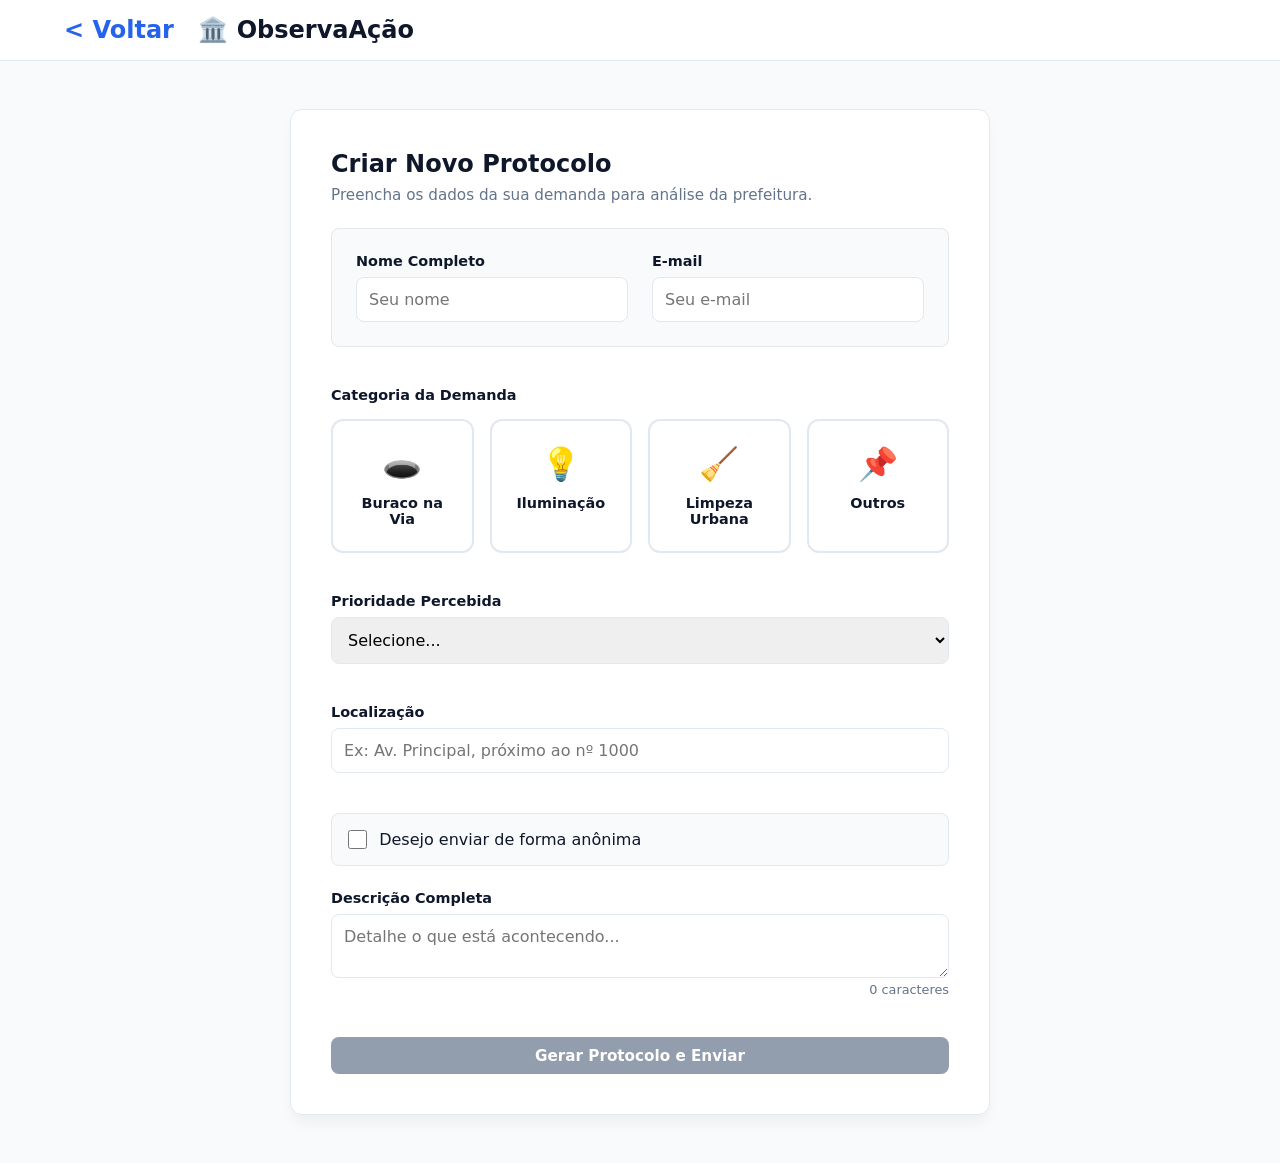
<file: target/classes/static/solicitacao.html>
<!DOCTYPE html>
<html lang="pt-BR">
<head>
<meta charset="UTF-8">
<meta name="viewport" content="width=device-width, initial-scale=1.0">
<title>Nova Solicitação - ObservaAção</title>
<link rel="stylesheet" href="css/global.css">
<link rel="stylesheet" href="css/solicitacao.css">
</head>
<body>

<nav class="navbar" aria-label="Navegação principal">
  <div class="logo">
    <a href="javascript:history.back()" style="text-decoration: none; color: var(--primary);" aria-label="Voltar para a página anterior">&lt; Voltar</a>
    <span style="margin-left: 1rem; color: var(--text-dark);">🏛️ ObservaAção</span>
  </div>
</nav>

<main class="form-container">
  <form class="card-form" id="solicitacaoForm" aria-labelledby="formTitulo">
    <div class="form-header">
      <h2 id="formTitulo">Criar Novo Protocolo</h2>
      <p>Preencha os dados da sua demanda para análise da prefeitura.</p>
    </div>

    <div id="dadosPessoaisArea" class="input-row box-destaque mb-1">
      <div class="input-group mb-0">
        <label for="solNome">Nome Completo</label>
        <input type="text" id="solNome" placeholder="Seu nome" aria-required="true">
      </div>
      <div class="input-group mb-0">
        <label for="solEmail">E-mail</label>
        <input type="email" id="solEmail" placeholder="Seu e-mail" aria-required="true">
      </div>
    </div>

    <div class="input-group">
      <label id="categoriaLabel">Categoria da Demanda</label>
      <div class="category-grid" role="radiogroup" aria-labelledby="categoriaLabel">
        <div class="category-card" data-value="Buraco na Via" tabindex="0" role="radio" aria-checked="false">
          <span class="category-icon" aria-hidden="true">🕳️</span>
          <span class="category-title">Buraco na Via</span>
        </div>
        <div class="category-card" data-value="Iluminação" tabindex="0" role="radio" aria-checked="false">
          <span class="category-icon" aria-hidden="true">💡</span>
          <span class="category-title">Iluminação</span>
        </div>
        <div class="category-card" data-value="Limpeza" tabindex="0" role="radio" aria-checked="false">
          <span class="category-icon" aria-hidden="true">🧹</span>
          <span class="category-title">Limpeza Urbana</span>
        </div>
        <div class="category-card" data-value="Outros" tabindex="0" role="radio" aria-checked="false">
          <span class="category-icon" aria-hidden="true">📌</span>
          <span class="category-title">Outros</span>
        </div>
      </div>
      <input type="hidden" id="categoria" required>
    </div>

    <div class="input-group">
      <label for="prioridade">Prioridade Percebida</label>
      <select id="prioridade" required aria-required="true">
        <option value="">Selecione...</option>
        <option value="Baixa">Baixa (Pode esperar)</option>
        <option value="Média">Média (Incomoda a região)</option>
        <option value="Alta">Alta (Risco iminente)</option>
      </select>
    </div>
    
    <div id="slaInfo" class="box-destaque mb-1 d-none" aria-live="polite">
      <p class="text-highlight">Prazo de Resolução Estimado (SLA): <span id="slaTexto"></span></p>
    </div>

    <div class="input-group">
      <label for="localizacao">Localização</label>
      <input type="text" id="localizacao" placeholder="Ex: Av. Principal, próximo ao nº 1000" required aria-required="true">
    </div>

    <label class="checkbox-group">
      <input type="checkbox" id="anonimo">
      <span style="font-weight: 500;">Desejo enviar de forma anônima</span>
    </label>

    <div class="alert-box" id="alertAnonimo" role="alert" aria-live="assertive">
      Atenção: Por segurança, denúncias anônimas exigem no mínimo 20 caracteres detalhando o ocorrido.
    </div>

    <div class="input-group">
      <label for="descricao">Descrição Completa</label>
      <textarea id="descricao" placeholder="Detalhe o que está acontecendo..." required aria-required="true" aria-describedby="charCounter"></textarea>
      <div class="char-counter" id="charCounter" aria-live="polite">0 caracteres</div>
    </div>

    <button type="submit" class="btn btn-primary btn-full" id="btnSubmit" disabled aria-disabled="true">
      Gerar Protocolo e Enviar
    </button>
  </form>
</main>

<script src="js/repository.js"></script>
<script src="js/solicitacao.js"></script>
</body>
</html>
</file>
<file: target/classes/static/css/global.css>
:root {
  --bg-color: #f8fafc;
  --text-dark: #0f172a;
  --text-light: #64748b;
  --primary: #2563eb;
  --primary-hover: #1d4ed8;
  --white: #ffffff;
  --border: #e2e8f0;
  --priority-alta: #ef4444;
  --priority-media: #f59e0b;
  --priority-baixa: #10b981;
}

* {
  margin: 0;
  padding: 0;
  box-sizing: border-box;
  font-family: system-ui, -apple-system, sans-serif;
}

*:focus-visible {
  outline: 3px solid var(--primary);
  outline-offset: 2px;
  border-radius: 2px;
}

body {
  background-color: var(--bg-color);
  color: var(--text-dark);
  display: flex;
  flex-direction: column;
  min-height: 100vh;
}

.navbar {
  background-color: var(--white);
  padding: 1rem 5%;
  display: flex;
  justify-content: space-between;
  align-items: center;
  border-bottom: 1px solid var(--border);
}

.logo {
  font-size: 1.5rem;
  font-weight: bold;
  color: var(--primary);
  text-decoration: none;
}

.nav-actions {
  display: flex;
  align-items: center;
  gap: 1rem;
}

.nav-text {
  font-weight: 600;
  margin-right: 1rem;
}

.btn {
  padding: 0.6rem 1.2rem;
  border-radius: 0.5rem;
  font-weight: 600;
  font-size: 0.95rem;
  cursor: pointer;
  border: none;
  transition: all 0.2s;
}

.btn-outline {
  background-color: transparent;
  color: var(--primary);
  border: 1px solid var(--primary);
}

.btn-outline:hover {
  background-color: #eff6ff;
}

.btn-primary {
  background-color: var(--primary);
  color: var(--white);
}

.btn-primary:hover {
  background-color: var(--primary-hover);
  transform: translateY(-1px);
}

.btn-full {
  width: 100%;
}

.btn-sm {
  padding: 0.4rem 0.8rem;
  font-size: 0.85rem;
}

.input-group {
  display: flex;
  flex-direction: column;
  gap: 0.5rem;
  margin-bottom: 1rem;
}

.input-group label {
  font-weight: 600;
  font-size: 0.9rem;
}

.input-group select,
.input-group input:not([type="hidden"]),
.input-group textarea {
  width: 100%;
  padding: 0.75rem;
  border: 1px solid var(--border);
  border-radius: 0.5rem;
  outline: none;
  font-size: 1rem;
  transition: border-color 0.2s;
}

.input-group select:focus,
.input-group input:focus,
.input-group textarea:focus {
  border-color: var(--primary);
}

.form-link {
  color: var(--primary);
  text-decoration: none;
  font-size: 0.9rem;
  font-weight: 600;
  display: inline-block;
  margin-top: 0.5rem;
  cursor: pointer;
}

.form-link:hover {
  text-decoration: underline;
}

.link-gestor {
  color: var(--text-light);
}

.table-wrapper {
  width: 100%;
  border-collapse: collapse;
}

.table-wrapper th {
  color: var(--text-light);
  font-weight: 600;
  font-size: 0.9rem;
  text-transform: uppercase;
  text-align: left;
  padding: 1rem;
  border-bottom: 2px solid var(--border);
}

.table-wrapper td {
  text-align: left;
  padding: 1.5rem 1rem;
  border-bottom: 1px solid var(--border);
  vertical-align: middle;
}

.badge {
  padding: 0.25rem 0.75rem;
  border-radius: 9999px;
  font-size: 0.8rem;
  font-weight: bold;
  color: var(--white);
  display: inline-block;
  text-align: center;
  min-width: 70px;
}

.bg-alta { background-color: var(--priority-alta); }
.bg-media { background-color: var(--priority-media); }
.bg-baixa { background-color: var(--priority-baixa); }

.badge-aberto { background-color: #94a3b8; }
.badge-andamento { background-color: var(--primary); }
.badge-concluido { background-color: var(--priority-baixa); }
.badge-rejeitado { background-color: var(--priority-alta); }

.modal-overlay {
  position: fixed;
  top: 0;
  left: 0;
  width: 100%;
  height: 100%;
  background: rgba(15, 23, 42, 0.6);
  display: none;
  justify-content: center;
  align-items: center;
  z-index: 1000;
  backdrop-filter: blur(2px);
}

.modal-overlay.active {
  display: flex;
}

.modal-content {
  background: var(--white);
  width: 100%;
  border-radius: 1rem;
  box-shadow: 0 20px 25px -5px rgba(0, 0, 0, 0.1);
  overflow: hidden;
  animation: modalIn 0.2s ease-out forwards;
}

@keyframes modalIn {
  from { opacity: 0; transform: translateY(10px) scale(0.98); }
  to { opacity: 1; transform: translateY(0) scale(1); }
}

.modal-header {
  padding: 1.5rem;
  border-bottom: 1px solid var(--border);
  display: flex;
  justify-content: space-between;
  align-items: center;
}

.btn-close {
  background: transparent;
  border: none;
  font-size: 1.5rem;
  cursor: pointer;
  color: var(--text-light);
  transition: color 0.2s;
}

.btn-close:hover {
  color: var(--priority-alta);
}

.modal-body {
  padding: 1.5rem;
}

.box-destaque {
  background: var(--bg-color);
  padding: 1.5rem;
  border-radius: 0.5rem;
  border: 1px solid var(--border);
}

.box-erro {
  background: #fef2f2;
  color: var(--priority-alta);
  padding: 1.5rem;
  border-radius: 0.5rem;
  border: 1px solid rgba(239, 68, 68, 0.2);
}

.text-light-info {
  color: var(--text-light);
  line-height: 1.5;
}

.mb-1 { margin-bottom: 1rem; }
.mb-0 { margin-bottom: 0; }
.d-none { display: none !important; }
.d-flex-col { display: flex; flex-direction: column; gap: 0.75rem; }
.text-center { text-align: center; }
.hr-divisor { border: 0; border-top: 1px solid var(--border); margin: 0.5rem 0; }
.text-highlight { font-weight: 600; color: var(--primary); }

.category-grid {
  display: grid;
  grid-template-columns: repeat(auto-fit, minmax(130px, 1fr));
  gap: 1rem;
  margin-top: 0.5rem;
}

.category-card {
  background: var(--white);
  border: 2px solid var(--border);
  border-radius: 0.75rem;
  padding: 1.5rem 1rem;
  display: flex;
  flex-direction: column;
  align-items: center;
  gap: 0.75rem;
  cursor: pointer;
  transition: all 0.2s;
  text-align: center;
}

.category-card:hover {
  border-color: var(--primary);
  background: #eff6ff;
  transform: translateY(-2px);
}

.category-card.selected {
  border-color: var(--primary);
  background: #eff6ff;
  box-shadow: 0 4px 6px -1px rgba(37, 99, 235, 0.2);
}

.category-icon {
  font-size: 2rem;
}

.category-title {
  font-weight: 600;
  font-size: 0.9rem;
  color: var(--text-dark);
}

.password-wrapper {
  position: relative;
  display: flex;
  align-items: center;
}

.password-wrapper input {
  width: 100%;
  padding-right: 3rem;
}

.btn-toggle-password {
  position: absolute;
  right: 0.75rem;
  background: transparent;
  border: none;
  font-size: 1.2rem;
  cursor: pointer;
  color: var(--text-light);
  display: flex;
  align-items: center;
  justify-content: center;
  padding: 0;
  height: 100%;
}

.btn-toggle-password:focus-visible {
  outline: 2px solid var(--primary);
  border-radius: 4px;
}
</file>
<file: target/classes/static/css/solicitacao.css>
.form-container {
  padding: 3rem 5%;
  flex-grow: 1;
  display: flex;
  justify-content: center;
  align-items: flex-start;
}

.card-form {
  background: var(--white);
  padding: 2.5rem;
  border-radius: 0.75rem;
  border: 1px solid var(--border);
  box-shadow: 0 10px 15px -3px rgba(0, 0, 0, 0.05);
  width: 100%;
  max-width: 700px;
  display: flex;
  flex-direction: column;
  gap: 1.5rem;
}

.form-header h2 {
  font-size: 1.5rem;
  margin-bottom: 0.5rem;
}

.form-header p {
  color: var(--text-light);
  font-size: 0.95rem;
}

.input-row {
  display: grid;
  grid-template-columns: 1fr 1fr;
  gap: 1.5rem;
}

.checkbox-group {
  display: flex;
  align-items: center;
  gap: 0.75rem;
  padding: 1rem;
  background: var(--bg-color);
  border: 1px solid var(--border);
  border-radius: 0.5rem;
  cursor: pointer;
}

.checkbox-group input {
  width: 1.2rem;
  height: 1.2rem;
  cursor: pointer;
}

.alert-box {
  display: none;
  padding: 1rem;
  background: #fef2f2;
  color: #ef4444;
  border: 1px solid rgba(239, 68, 68, 0.2);
  border-radius: 0.5rem;
  font-size: 0.875rem;
  font-weight: 500;
}

.alert-box.visible {
  display: block;
}

.char-counter {
  font-size: 0.8rem;
  text-align: right;
  color: var(--text-light);
  margin-top: -0.25rem;
}

.char-counter.invalid {
  color: #ef4444;
  font-weight: bold;
}

#btnSubmit:disabled {
  background: var(--text-light);
  cursor: not-allowed;
  opacity: 0.7;
}

@media (max-width: 600px) {
  .input-row {
    grid-template-columns: 1fr;
  }
}
</file>
